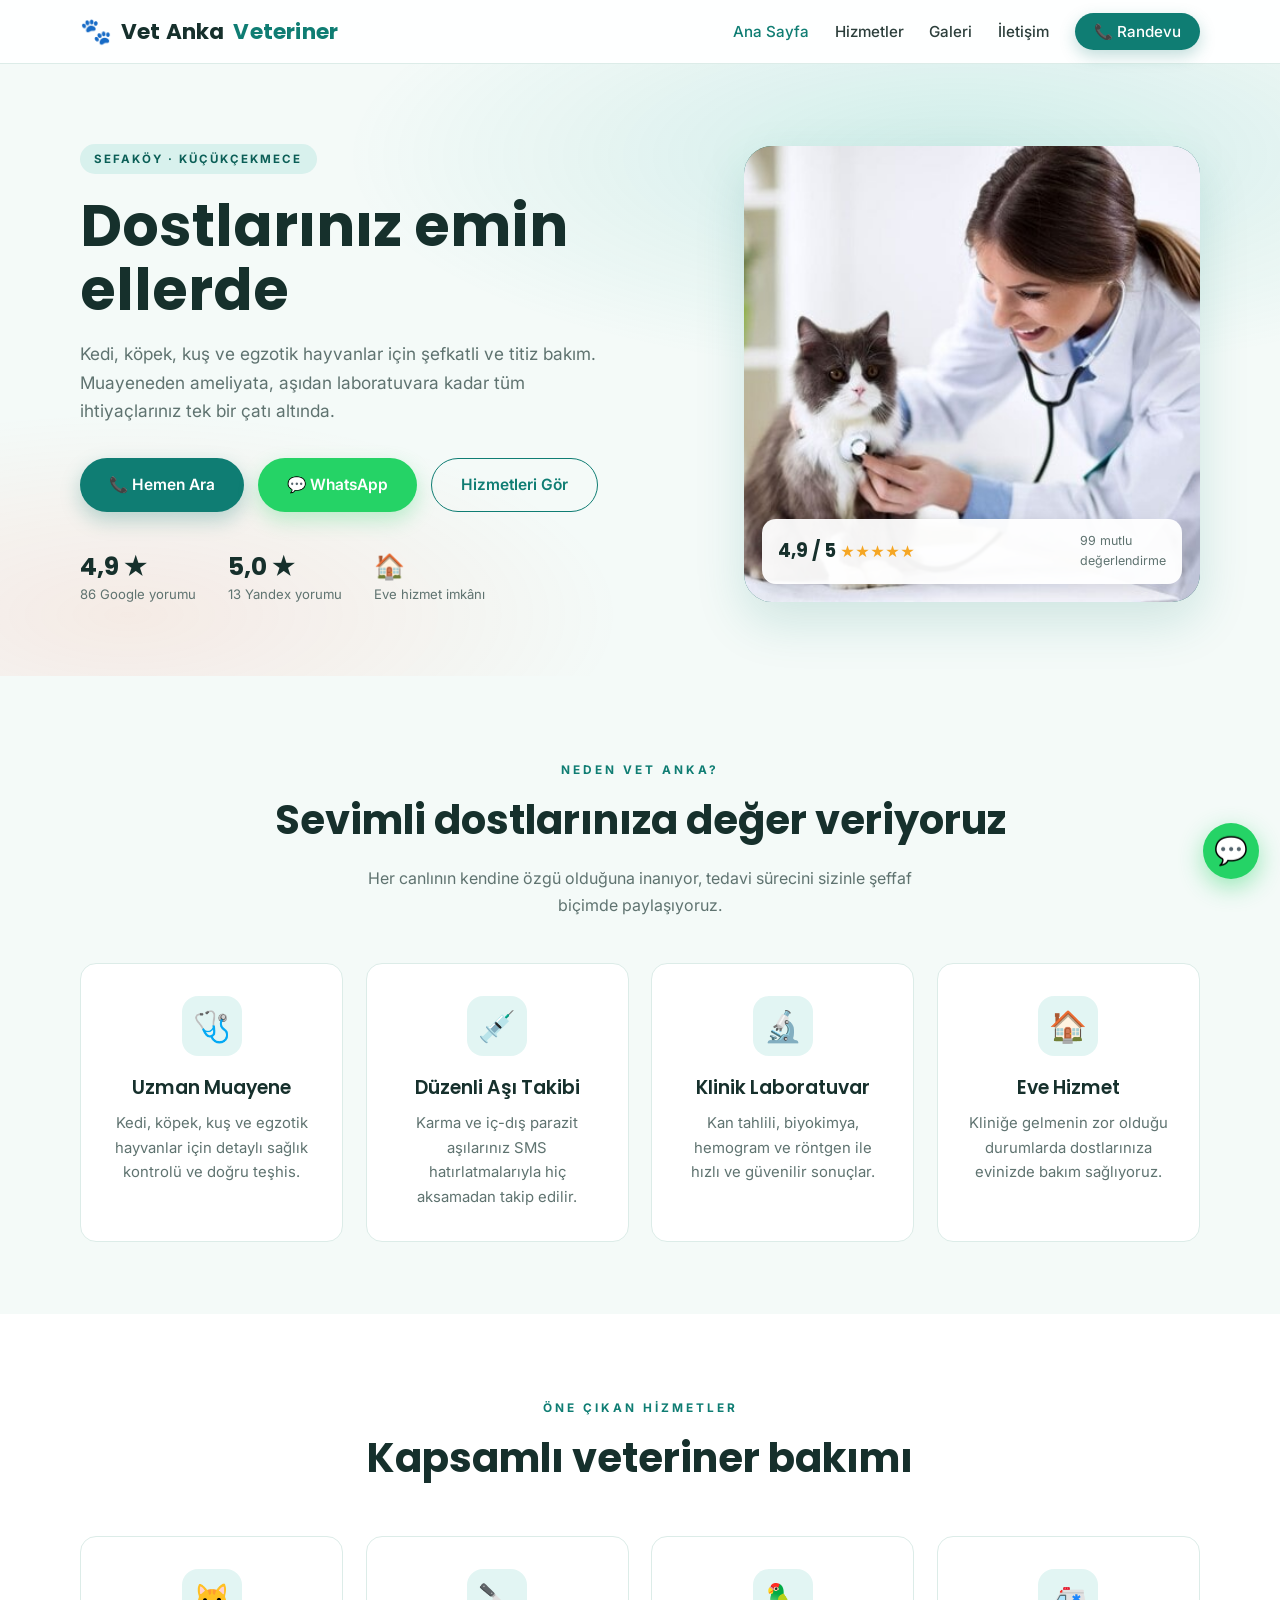
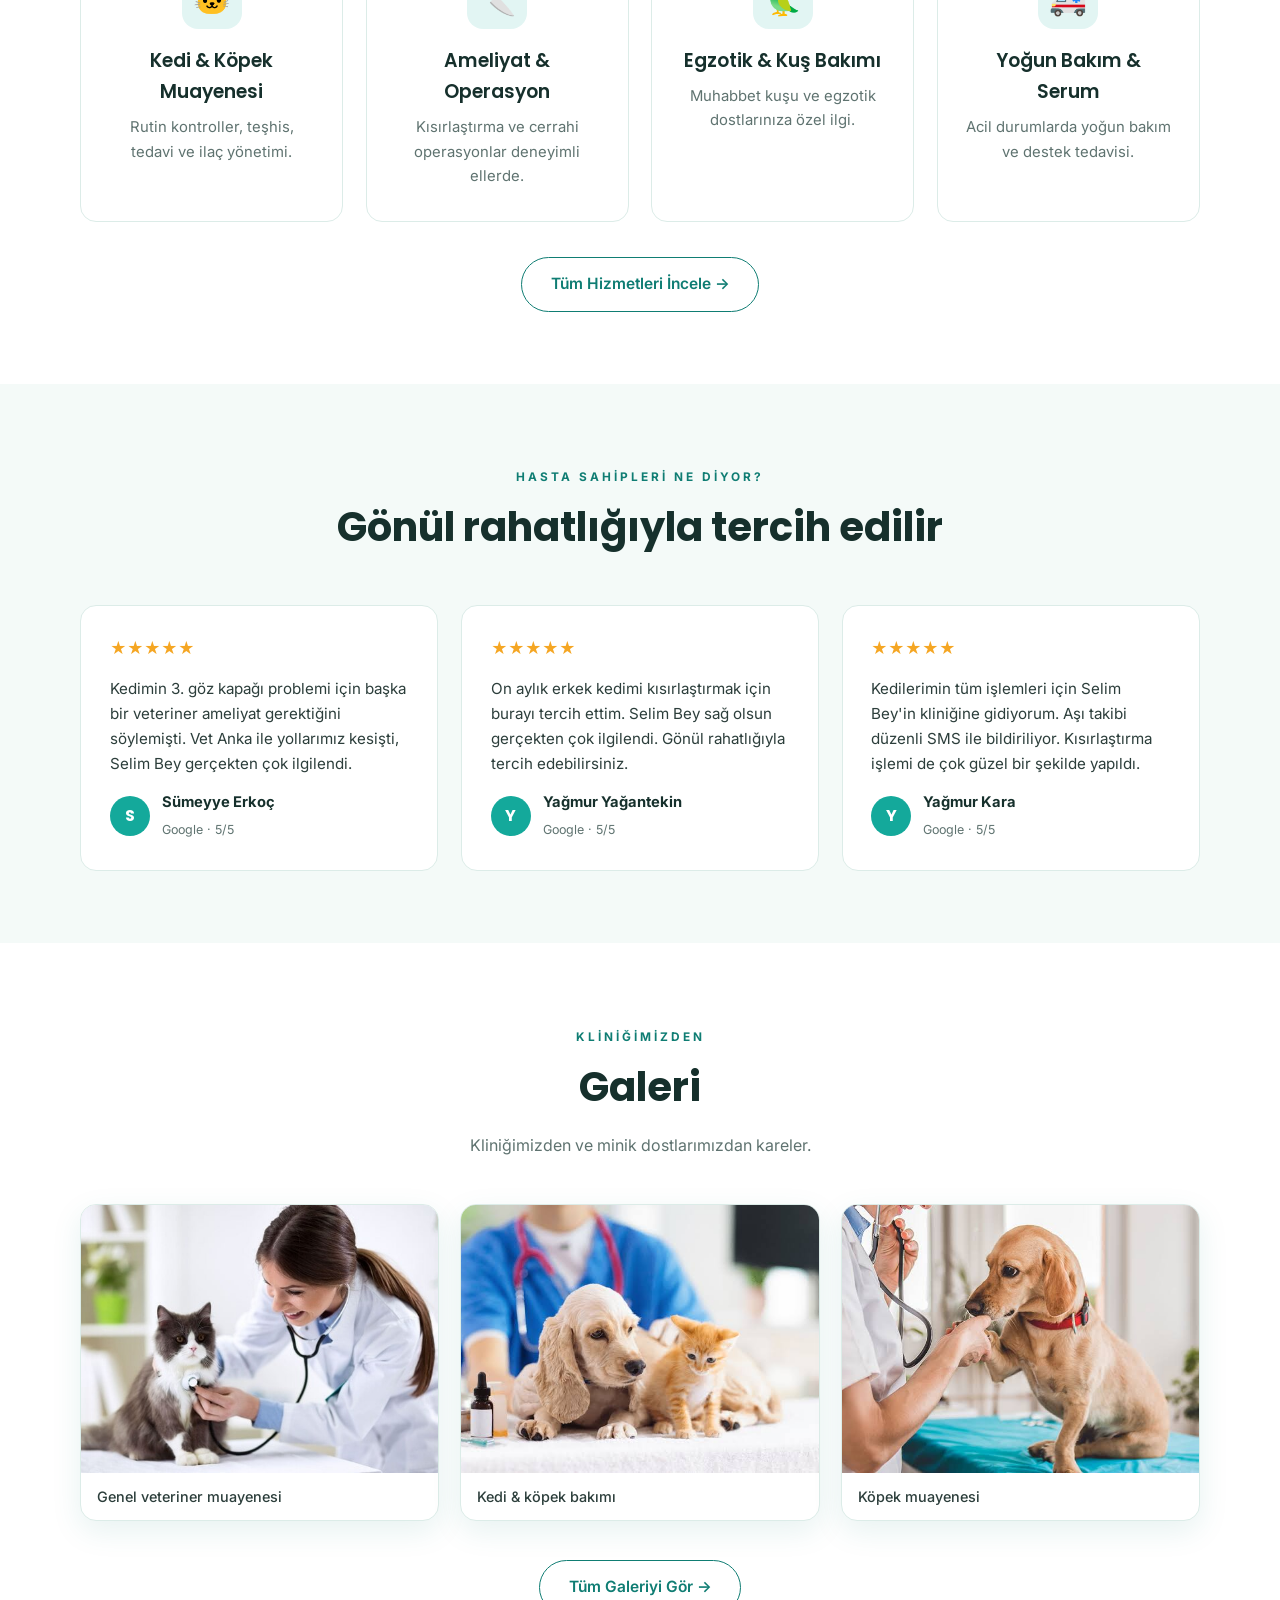
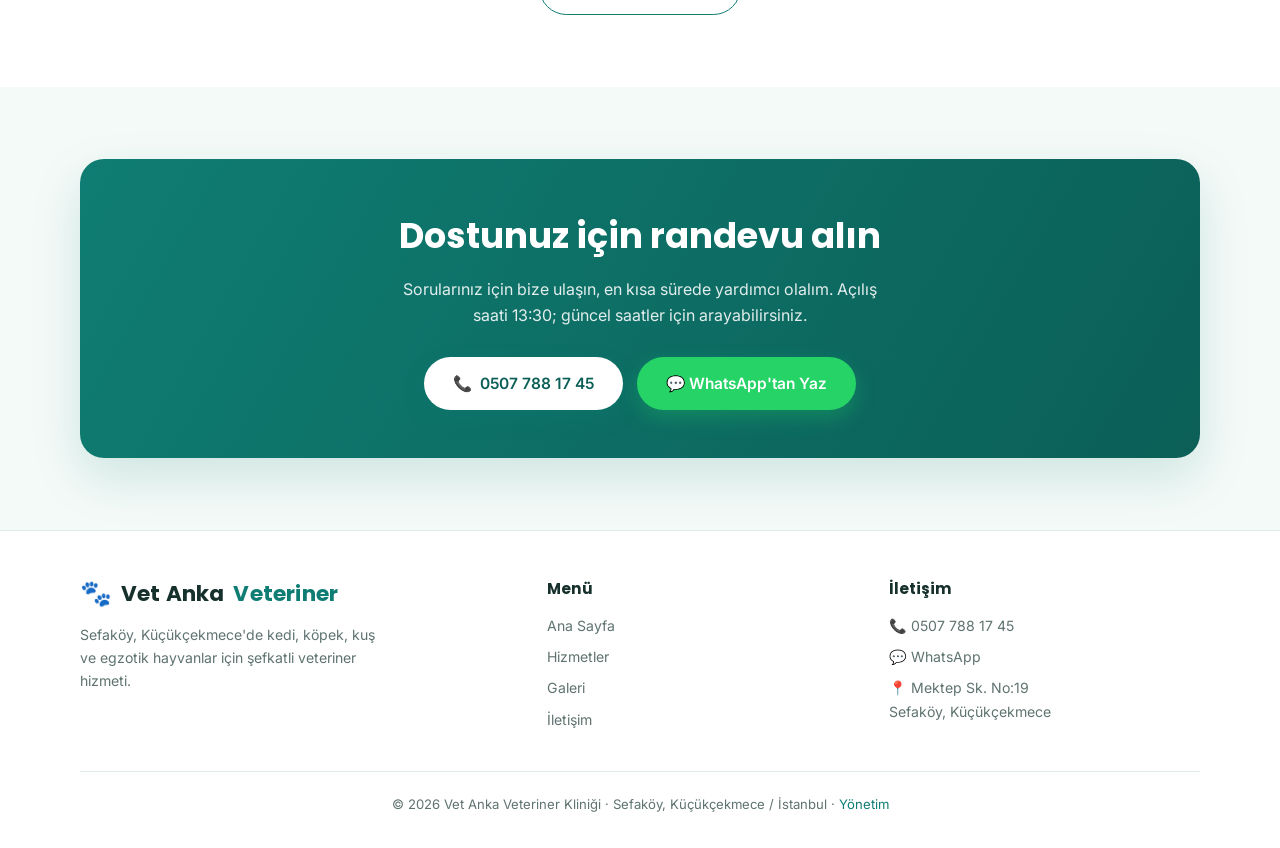
<file: index.html>
<!DOCTYPE html>
<html lang="tr">
<head>
  <meta charset="UTF-8">
  <meta name="viewport" content="width=device-width, initial-scale=1.0">
  <title>Vet Anka Veteriner Kliniği — Sefaköy, Küçükçekmece</title>
  <meta name="description" content="Vet Anka Veteriner Kliniği: Sefaköy'de kedi, köpek, kuş ve egzotik hayvan bakımı. Muayene, aşı, ameliyat, röntgen ve laboratuvar. 4,9 ★ Google. Randevu: 0507 788 17 45">
  <link rel="preconnect" href="https://fonts.googleapis.com">
  <link rel="preconnect" href="https://fonts.gstatic.com" crossorigin>
  <link href="https://fonts.googleapis.com/css2?family=Poppins:wght@500;600;700&family=Inter:wght@400;500;600&display=swap" rel="stylesheet">
  <link rel="stylesheet" href="css/style.css">
</head>
<body>

  <header class="site-header">
    <div class="container nav">
      <a href="index.html" class="brand"><span class="logo">🐾</span>Vet Anka <span>Veteriner</span></a>
      <button class="nav-toggle" aria-label="Menüyü aç">☰</button>
      <ul class="nav-links">
        <li><a href="index.html" class="active">Ana Sayfa</a></li>
        <li><a href="hizmetler.html">Hizmetler</a></li>
        <li><a href="galeri.html">Galeri</a></li>
        <li><a href="iletisim.html">İletişim</a></li>
        <li><a href="tel:+905077881745" class="nav-cta">📞 Randevu</a></li>
      </ul>
    </div>
  </header>

  <section class="hero">
    <div class="container hero-inner">
      <div>
        <span class="hero-eyebrow" data-bind="heroEyebrow">Sefaköy · Küçükçekmece</span>
        <h1 data-bind="heroTitle">Dostlarınız <em>emin ellerde</em></h1>
        <p class="hero-lead" data-bind="heroLead">Kedi, köpek, kuş ve egzotik hayvanlar için şefkatli ve titiz bakım. Muayeneden ameliyata, aşıdan laboratuvara kadar tüm ihtiyaçlarınız tek bir çatı altında.</p>
        <div class="hero-actions">
          <a href="tel:+905077881745" class="btn btn-primary">📞 Hemen Ara</a>
          <a href="https://wa.me/905077881745?text=Merhaba,%20randevu%20almak%20istiyorum." target="_blank" rel="noopener" class="btn btn-whatsapp">💬 WhatsApp</a>
          <a href="hizmetler.html" class="btn btn-outline">Hizmetleri Gör</a>
        </div>
        <div class="hero-trust">
          <div>
            <strong><span data-bind="googleScore">4,9</span> ★</strong>
            <small><span data-bind="googleCount">86</span> Google yorumu</small>
          </div>
          <div>
            <strong><span data-bind="yandexScore">5,0</span> ★</strong>
            <small><span data-bind="yandexCount">13</span> Yandex yorumu</small>
          </div>
          <div>
            <strong>🏠</strong>
            <small>Eve hizmet imkânı</small>
          </div>
        </div>
      </div>
      <div class="hero-visual">
        <img class="hero-photo" data-hero-img src="img/genel-veteriner-muayenesi.jpg" alt="Vet Anka Veteriner Kliniği muayene">
        <div class="hero-rating-chip">
          <div>
            <strong><span data-bind="googleScore">4,9</span> / 5</strong>
            <span class="stars">★★★★★</span>
          </div>
          <small><span data-total>99</span> mutlu<br>değerlendirme</small>
        </div>
      </div>
    </div>
  </section>

  <section class="section">
    <div class="container">
      <div class="section-head reveal">
        <p class="eyebrow">Neden Vet Anka?</p>
        <h2>Sevimli dostlarınıza değer veriyoruz</h2>
        <p>Her canlının kendine özgü olduğuna inanıyor, tedavi sürecini sizinle şeffaf biçimde paylaşıyoruz.</p>
      </div>
      <div class="card-grid" id="why-cards">
        <div class="card reveal">
          <div class="icon">🩺</div>
          <h3>Uzman Muayene</h3>
          <p>Kedi, köpek, kuş ve egzotik hayvanlar için detaylı sağlık kontrolü ve doğru teşhis.</p>
        </div>
        <div class="card reveal">
          <div class="icon">💉</div>
          <h3>Düzenli Aşı Takibi</h3>
          <p>Karma ve iç-dış parazit aşılarınız SMS hatırlatmalarıyla hiç aksamadan takip edilir.</p>
        </div>
        <div class="card reveal">
          <div class="icon">🔬</div>
          <h3>Klinik Laboratuvar</h3>
          <p>Kan tahlili, biyokimya, hemogram ve röntgen ile hızlı ve güvenilir sonuçlar.</p>
        </div>
        <div class="card reveal">
          <div class="icon">🏠</div>
          <h3>Eve Hizmet</h3>
          <p>Kliniğe gelmenin zor olduğu durumlarda dostlarınıza evinizde bakım sağlıyoruz.</p>
        </div>
      </div>
    </div>
  </section>

  <section class="section section-alt">
    <div class="container">
      <div class="section-head reveal">
        <p class="eyebrow">Öne Çıkan Hizmetler</p>
        <h2>Kapsamlı veteriner bakımı</h2>
      </div>
      <div class="card-grid" id="featured-cards">
        <div class="card reveal">
          <div class="icon">🐱</div>
          <h3>Kedi &amp; Köpek Muayenesi</h3>
          <p>Rutin kontroller, teşhis, tedavi ve ilaç yönetimi.</p>
        </div>
        <div class="card reveal">
          <div class="icon">🔪</div>
          <h3>Ameliyat &amp; Operasyon</h3>
          <p>Kısırlaştırma ve cerrahi operasyonlar deneyimli ellerde.</p>
        </div>
        <div class="card reveal">
          <div class="icon">🦜</div>
          <h3>Egzotik &amp; Kuş Bakımı</h3>
          <p>Muhabbet kuşu ve egzotik dostlarınıza özel ilgi.</p>
        </div>
        <div class="card reveal">
          <div class="icon">🚑</div>
          <h3>Yoğun Bakım &amp; Serum</h3>
          <p>Acil durumlarda yoğun bakım ve destek tedavisi.</p>
        </div>
      </div>
      <p style="text-align:center; margin-top:2.2rem;">
        <a href="hizmetler.html" class="btn btn-outline">Tüm Hizmetleri İncele →</a>
      </p>
    </div>
  </section>

  <section class="section">
    <div class="container">
      <div class="section-head reveal">
        <p class="eyebrow">Hasta Sahipleri Ne Diyor?</p>
        <h2>Gönül rahatlığıyla tercih edilir</h2>
      </div>
      <div class="review-grid" id="reviews">
        <div class="review reveal">
          <span class="stars">★★★★★</span>
          <p>"Kedimin 3. göz kapağı problemi için başka bir veteriner ameliyat gerektiğini söylemişti. Vet Anka ile yollarımız kesişti, Selim Bey gerçekten çok ilgilendi."</p>
          <div class="reviewer">
            <span class="avatar">S</span>
            <div>
              <strong>Sümeyye Erkoç</strong>
              <small>Google · 5/5</small>
            </div>
          </div>
        </div>
        <div class="review reveal">
          <span class="stars">★★★★★</span>
          <p>"On aylık erkek kedimi kısırlaştırmak için burayı tercih ettim. Selim Bey sağ olsun gerçekten çok ilgilendi. Gönül rahatlığıyla tercih edebilirsiniz."</p>
          <div class="reviewer">
            <span class="avatar">Y</span>
            <div>
              <strong>Yağmur Yağantekin</strong>
              <small>Google · 5/5</small>
            </div>
          </div>
        </div>
        <div class="review reveal">
          <span class="stars">★★★★★</span>
          <p>"Kedilerimin tüm işlemleri için Selim Bey'in kliniğine gidiyorum. Aşı takibi düzenli SMS ile bildiriliyor. Kısırlaştırma işlemi de çok güzel bir şekilde yapıldı."</p>
          <div class="reviewer">
            <span class="avatar">Y</span>
            <div>
              <strong>Yağmur Kara</strong>
              <small>Google · 5/5</small>
            </div>
          </div>
        </div>
      </div>
    </div>
  </section>

  <section class="section section-alt">
    <div class="container">
      <div class="section-head reveal">
        <p class="eyebrow">Kliniğimizden</p>
        <h2>Galeri</h2>
        <p>Kliniğimizden ve minik dostlarımızdan kareler.</p>
      </div>
      <div class="media-grid" id="gallery-preview"></div>
      <div class="gallery-more"><a href="galeri.html" class="btn btn-outline">Tüm Galeriyi Gör →</a></div>
    </div>
  </section>

  <section class="section">
    <div class="container">
      <div class="cta-band reveal">
        <h2>Dostunuz için randevu alın</h2>
        <p>Sorularınız için bize ulaşın, en kısa sürede yardımcı olalım. Açılış saati 13:30; güncel saatler için arayabilirsiniz.</p>
        <div class="hero-actions">
          <a href="tel:+905077881745" class="btn btn-primary">📞 <span data-bind="phone">0507 788 17 45</span></a>
          <a href="https://wa.me/905077881745?text=Merhaba,%20randevu%20almak%20istiyorum." target="_blank" rel="noopener" class="btn btn-whatsapp">💬 WhatsApp'tan Yaz</a>
        </div>
      </div>
    </div>
  </section>

  <footer class="site-footer">
    <div class="container">
      <div class="footer-inner">
        <div>
          <a href="index.html" class="brand"><span class="logo">🐾</span>Vet Anka <span>Veteriner</span></a>
          <p style="color:var(--text-muted); font-size:0.88rem; max-width:300px;" data-bind="footerAbout">Sefaköy, Küçükçekmece'de kedi, köpek, kuş ve egzotik hayvanlar için şefkatli veteriner hizmeti.</p>
        </div>
        <div class="footer-col">
          <h4>Menü</h4>
          <a href="index.html">Ana Sayfa</a>
          <a href="hizmetler.html">Hizmetler</a>
          <a href="galeri.html">Galeri</a>
          <a href="iletisim.html">İletişim</a>
        </div>
        <div class="footer-col">
          <h4>İletişim</h4>
          <a href="tel:+905077881745">📞 <span data-bind="phone">0507 788 17 45</span></a>
          <a href="https://wa.me/905077881745" target="_blank" rel="noopener">💬 WhatsApp</a>
          <p>📍 Mektep Sk. No:19<br>Sefaköy, Küçükçekmece</p>
        </div>
      </div>
      <div class="footer-bottom">
        © 2026 Vet Anka Veteriner Kliniği · Sefaköy, Küçükçekmece / İstanbul · <a href="admin.html">Yönetim</a>
      </div>
    </div>
  </footer>

  <a class="wa-float" href="https://wa.me/905077881745?text=Merhaba,%20randevu%20almak%20istiyorum." target="_blank" rel="noopener" aria-label="WhatsApp'tan yaz">💬</a>

  <script type="module" src="js/content.js"></script>
  <script src="js/site.js"></script>
</body>
</html>
</file>
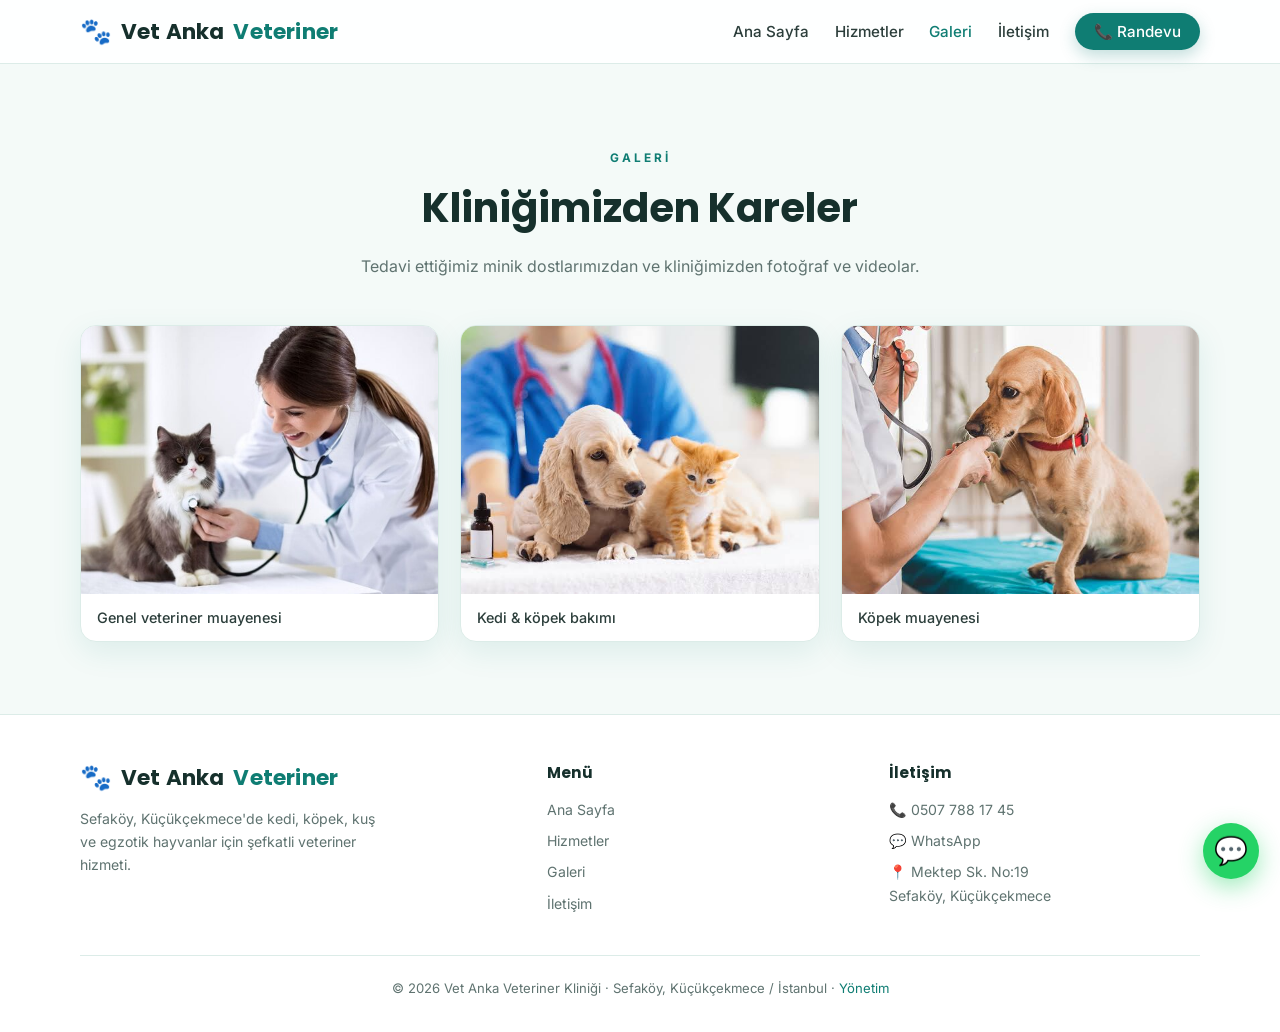
<file: galeri.html>
<!DOCTYPE html>
<html lang="tr">
<head>
  <meta charset="UTF-8">
  <meta name="viewport" content="width=device-width, initial-scale=1.0">
  <title>Galeri — Vet Anka Veteriner Kliniği</title>
  <meta name="description" content="Vet Anka Veteriner Kliniği galerisi: kliniğimizden ve tedavi ettiğimiz minik dostlarımızdan fotoğraf ve videolar.">
  <link rel="preconnect" href="https://fonts.googleapis.com">
  <link rel="preconnect" href="https://fonts.gstatic.com" crossorigin>
  <link href="https://fonts.googleapis.com/css2?family=Poppins:wght@500;600;700&family=Inter:wght@400;500;600&display=swap" rel="stylesheet">
  <link rel="stylesheet" href="css/style.css">
</head>
<body>

  <header class="site-header">
    <div class="container nav">
      <a href="index.html" class="brand"><span class="logo">🐾</span>Vet Anka <span>Veteriner</span></a>
      <button class="nav-toggle" aria-label="Menüyü aç">☰</button>
      <ul class="nav-links">
        <li><a href="index.html">Ana Sayfa</a></li>
        <li><a href="hizmetler.html">Hizmetler</a></li>
        <li><a href="galeri.html" class="active">Galeri</a></li>
        <li><a href="iletisim.html">İletişim</a></li>
        <li><a href="tel:+905077881745" class="nav-cta">📞 Randevu</a></li>
      </ul>
    </div>
  </header>

  <section class="section">
    <div class="container">
      <div class="section-head reveal">
        <p class="eyebrow">Galeri</p>
        <h2>Kliniğimizden Kareler</h2>
        <p>Tedavi ettiğimiz minik dostlarımızdan ve kliniğimizden fotoğraf ve videolar.</p>
      </div>
      <div class="media-grid" id="gallery-grid"></div>
    </div>
  </section>

  <footer class="site-footer">
    <div class="container">
      <div class="footer-inner">
        <div>
          <a href="index.html" class="brand"><span class="logo">🐾</span>Vet Anka <span>Veteriner</span></a>
          <p style="color:var(--text-muted); font-size:0.88rem; max-width:300px;" data-bind="footerAbout">Sefaköy, Küçükçekmece'de kedi, köpek, kuş ve egzotik hayvanlar için şefkatli veteriner hizmeti.</p>
        </div>
        <div class="footer-col">
          <h4>Menü</h4>
          <a href="index.html">Ana Sayfa</a>
          <a href="hizmetler.html">Hizmetler</a>
          <a href="galeri.html">Galeri</a>
          <a href="iletisim.html">İletişim</a>
        </div>
        <div class="footer-col">
          <h4>İletişim</h4>
          <a href="tel:+905077881745">📞 <span data-bind="phone">0507 788 17 45</span></a>
          <a href="https://wa.me/905077881745" target="_blank" rel="noopener">💬 WhatsApp</a>
          <p>📍 Mektep Sk. No:19<br>Sefaköy, Küçükçekmece</p>
        </div>
      </div>
      <div class="footer-bottom">
        © 2026 Vet Anka Veteriner Kliniği · Sefaköy, Küçükçekmece / İstanbul · <a href="admin.html">Yönetim</a>
      </div>
    </div>
  </footer>

  <a class="wa-float" href="https://wa.me/905077881745?text=Merhaba,%20randevu%20almak%20istiyorum." target="_blank" rel="noopener" aria-label="WhatsApp'tan yaz">💬</a>

  <script type="module" src="js/content.js"></script>
  <script src="js/site.js"></script>
</body>
</html>
</file>
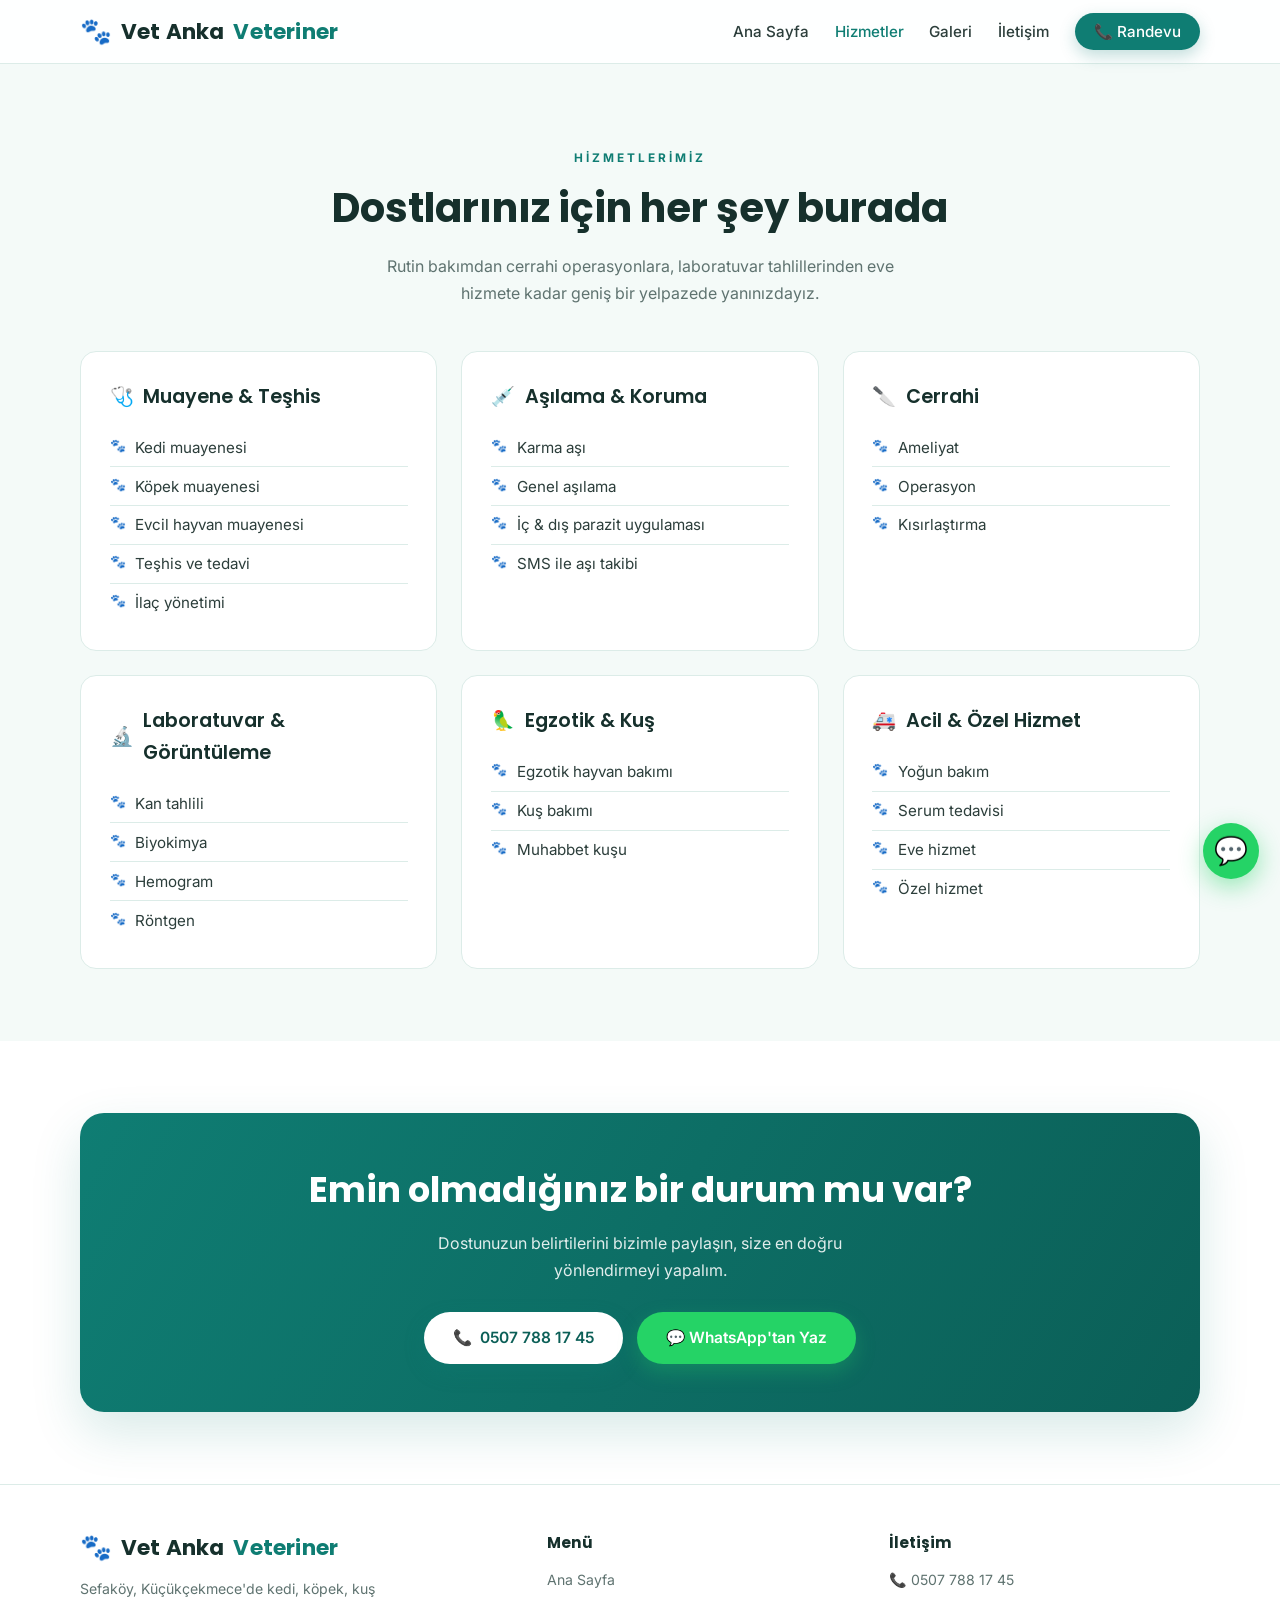
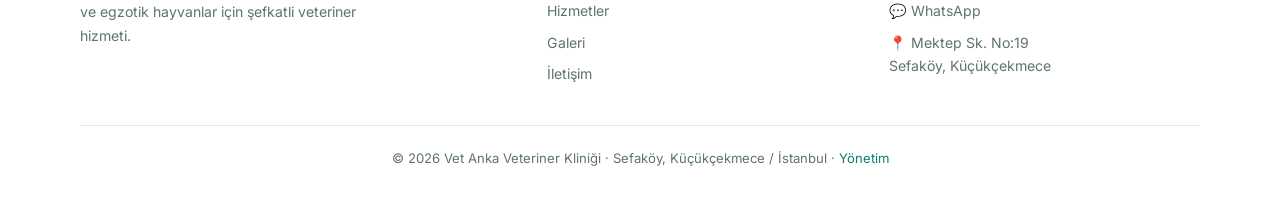
<file: hizmetler.html>
<!DOCTYPE html>
<html lang="tr">
<head>
  <meta charset="UTF-8">
  <meta name="viewport" content="width=device-width, initial-scale=1.0">
  <title>Hizmetler — Vet Anka Veteriner Kliniği</title>
  <meta name="description" content="Vet Anka Veteriner Kliniği hizmetleri: muayene, aşılama, ameliyat, röntgen, kan tahlili, biyokimya, yoğun bakım, egzotik hayvan ve kuş bakımı, eve hizmet.">
  <link rel="preconnect" href="https://fonts.googleapis.com">
  <link rel="preconnect" href="https://fonts.gstatic.com" crossorigin>
  <link href="https://fonts.googleapis.com/css2?family=Poppins:wght@500;600;700&family=Inter:wght@400;500;600&display=swap" rel="stylesheet">
  <link rel="stylesheet" href="css/style.css">
</head>
<body>

  <header class="site-header">
    <div class="container nav">
      <a href="index.html" class="brand"><span class="logo">🐾</span>Vet Anka <span>Veteriner</span></a>
      <button class="nav-toggle" aria-label="Menüyü aç">☰</button>
      <ul class="nav-links">
        <li><a href="index.html">Ana Sayfa</a></li>
        <li><a href="hizmetler.html" class="active">Hizmetler</a></li>
        <li><a href="galeri.html">Galeri</a></li>
        <li><a href="iletisim.html">İletişim</a></li>
        <li><a href="tel:+905077881745" class="nav-cta">📞 Randevu</a></li>
      </ul>
    </div>
  </header>

  <section class="section">
    <div class="container">
      <div class="section-head reveal">
        <p class="eyebrow">Hizmetlerimiz</p>
        <h2>Dostlarınız için her şey burada</h2>
        <p>Rutin bakımdan cerrahi operasyonlara, laboratuvar tahlillerinden eve hizmete kadar geniş bir yelpazede yanınızdayız.</p>
      </div>

      <div class="service-groups" id="service-groups">
        <div class="service-group reveal">
          <h3><span>🩺</span> Muayene &amp; Teşhis</h3>
          <ul>
            <li>Kedi muayenesi</li>
            <li>Köpek muayenesi</li>
            <li>Evcil hayvan muayenesi</li>
            <li>Teşhis ve tedavi</li>
            <li>İlaç yönetimi</li>
          </ul>
        </div>

        <div class="service-group reveal">
          <h3><span>💉</span> Aşılama &amp; Koruma</h3>
          <ul>
            <li>Karma aşı</li>
            <li>Genel aşılama</li>
            <li>İç &amp; dış parazit uygulaması</li>
            <li>SMS ile aşı takibi</li>
          </ul>
        </div>

        <div class="service-group reveal">
          <h3><span>🔪</span> Cerrahi</h3>
          <ul>
            <li>Ameliyat</li>
            <li>Operasyon</li>
            <li>Kısırlaştırma</li>
          </ul>
        </div>

        <div class="service-group reveal">
          <h3><span>🔬</span> Laboratuvar &amp; Görüntüleme</h3>
          <ul>
            <li>Kan tahlili</li>
            <li>Biyokimya</li>
            <li>Hemogram</li>
            <li>Röntgen</li>
          </ul>
        </div>

        <div class="service-group reveal">
          <h3><span>🦜</span> Egzotik &amp; Kuş</h3>
          <ul>
            <li>Egzotik hayvan bakımı</li>
            <li>Kuş bakımı</li>
            <li>Muhabbet kuşu</li>
          </ul>
        </div>

        <div class="service-group reveal">
          <h3><span>🚑</span> Acil &amp; Özel Hizmet</h3>
          <ul>
            <li>Yoğun bakım</li>
            <li>Serum tedavisi</li>
            <li>Eve hizmet</li>
            <li>Özel hizmet</li>
          </ul>
        </div>
      </div>
    </div>
  </section>

  <section class="section section-alt">
    <div class="container">
      <div class="cta-band reveal">
        <h2>Emin olmadığınız bir durum mu var?</h2>
        <p>Dostunuzun belirtilerini bizimle paylaşın, size en doğru yönlendirmeyi yapalım.</p>
        <div class="hero-actions">
          <a href="tel:+905077881745" class="btn btn-primary">📞 <span data-bind="phone">0507 788 17 45</span></a>
          <a href="https://wa.me/905077881745?text=Merhaba,%20bir%20sorum%20var." target="_blank" rel="noopener" class="btn btn-whatsapp">💬 WhatsApp'tan Yaz</a>
        </div>
      </div>
    </div>
  </section>

  <footer class="site-footer">
    <div class="container">
      <div class="footer-inner">
        <div>
          <a href="index.html" class="brand"><span class="logo">🐾</span>Vet Anka <span>Veteriner</span></a>
          <p style="color:var(--text-muted); font-size:0.88rem; max-width:300px;" data-bind="footerAbout">Sefaköy, Küçükçekmece'de kedi, köpek, kuş ve egzotik hayvanlar için şefkatli veteriner hizmeti.</p>
        </div>
        <div class="footer-col">
          <h4>Menü</h4>
          <a href="index.html">Ana Sayfa</a>
          <a href="hizmetler.html">Hizmetler</a>
          <a href="galeri.html">Galeri</a>
          <a href="iletisim.html">İletişim</a>
        </div>
        <div class="footer-col">
          <h4>İletişim</h4>
          <a href="tel:+905077881745">📞 <span data-bind="phone">0507 788 17 45</span></a>
          <a href="https://wa.me/905077881745" target="_blank" rel="noopener">💬 WhatsApp</a>
          <p>📍 Mektep Sk. No:19<br>Sefaköy, Küçükçekmece</p>
        </div>
      </div>
      <div class="footer-bottom">
        © 2026 Vet Anka Veteriner Kliniği · Sefaköy, Küçükçekmece / İstanbul · <a href="admin.html">Yönetim</a>
      </div>
    </div>
  </footer>

  <a class="wa-float" href="https://wa.me/905077881745?text=Merhaba,%20randevu%20almak%20istiyorum." target="_blank" rel="noopener" aria-label="WhatsApp'tan yaz">💬</a>

  <script type="module" src="js/content.js"></script>
  <script src="js/site.js"></script>
</body>
</html>
</file>
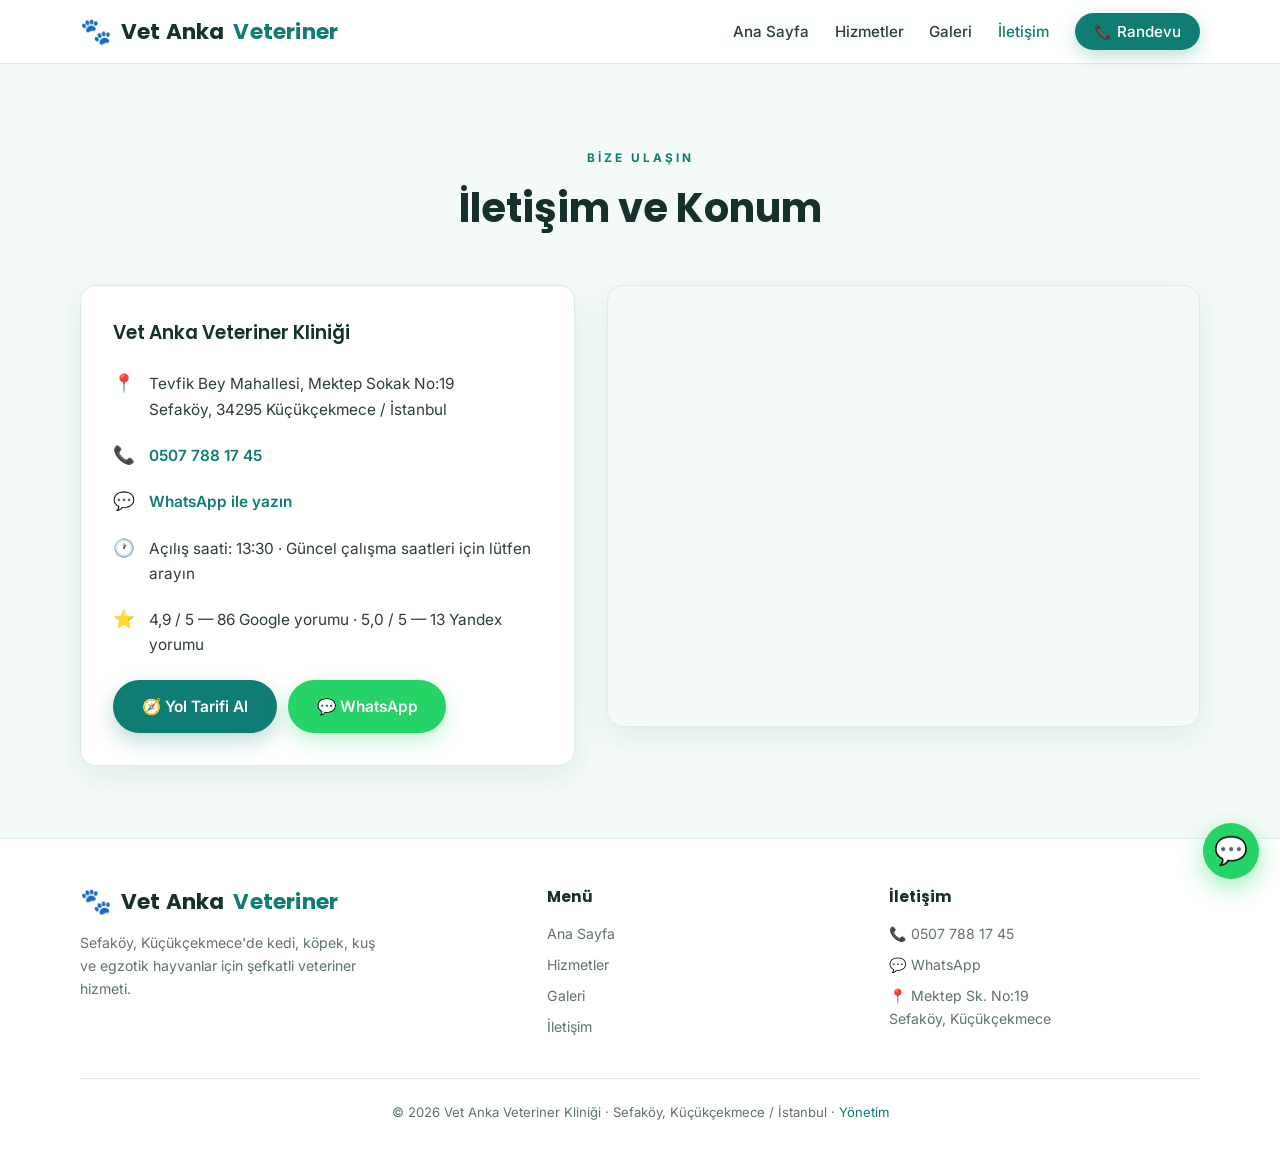
<file: iletisim.html>
<!DOCTYPE html>
<html lang="tr">
<head>
  <meta charset="UTF-8">
  <meta name="viewport" content="width=device-width, initial-scale=1.0">
  <title>İletişim — Vet Anka Veteriner Kliniği</title>
  <meta name="description" content="Vet Anka Veteriner Kliniği iletişim: Tevfik Bey Mah. Mektep Sk. No:19 Sefaköy, Küçükçekmece / İstanbul. Tel: 0507 788 17 45">
  <link rel="preconnect" href="https://fonts.googleapis.com">
  <link rel="preconnect" href="https://fonts.gstatic.com" crossorigin>
  <link href="https://fonts.googleapis.com/css2?family=Poppins:wght@500;600;700&family=Inter:wght@400;500;600&display=swap" rel="stylesheet">
  <link rel="stylesheet" href="css/style.css">
</head>
<body>

  <header class="site-header">
    <div class="container nav">
      <a href="index.html" class="brand"><span class="logo">🐾</span>Vet Anka <span>Veteriner</span></a>
      <button class="nav-toggle" aria-label="Menüyü aç">☰</button>
      <ul class="nav-links">
        <li><a href="index.html">Ana Sayfa</a></li>
        <li><a href="hizmetler.html">Hizmetler</a></li>
        <li><a href="galeri.html">Galeri</a></li>
        <li><a href="iletisim.html" class="active">İletişim</a></li>
        <li><a href="tel:+905077881745" class="nav-cta">📞 Randevu</a></li>
      </ul>
    </div>
  </header>

  <section class="section">
    <div class="container">
      <div class="section-head reveal">
        <p class="eyebrow">Bize Ulaşın</p>
        <h2>İletişim ve Konum</h2>
      </div>
      <div class="contact-grid">
        <div class="contact-card reveal">
          <h3>Vet Anka Veteriner Kliniği</h3>
          <div class="contact-line">
            <span class="icon">📍</span>
            <span><span data-bind="addressLine1">Tevfik Bey Mahallesi, Mektep Sokak No:19</span><br><span data-bind="addressLine2">Sefaköy, 34295 Küçükçekmece / İstanbul</span></span>
          </div>
          <div class="contact-line">
            <span class="icon">📞</span>
            <span><a href="tel:+905077881745"><span data-bind="phone">0507 788 17 45</span></a></span>
          </div>
          <div class="contact-line">
            <span class="icon">💬</span>
            <span><a href="https://wa.me/905077881745?text=Merhaba,%20randevu%20almak%20istiyorum." target="_blank" rel="noopener">WhatsApp ile yazın</a></span>
          </div>
          <div class="contact-line">
            <span class="icon">🕐</span>
            <span data-bind="hours">Açılış saati: 13:30 · Güncel çalışma saatleri için lütfen arayın</span>
          </div>
          <div class="contact-line">
            <span class="icon">⭐</span>
            <span><span data-bind="googleScore">4,9</span> / 5 — <span data-bind="googleCount">86</span> Google yorumu · <span data-bind="yandexScore">5,0</span> / 5 — <span data-bind="yandexCount">13</span> Yandex yorumu</span>
          </div>
          <div class="contact-actions">
            <a class="btn btn-primary"
               href="https://www.google.com/maps/dir/?api=1&destination=Vet+Anka+Veteriner+Klini%C4%9Fi+Mektep+Sokak+No:19+Sefak%C3%B6y+K%C3%BC%C3%A7%C3%BCk%C3%A7ekmece"
               target="_blank" rel="noopener">🧭 Yol Tarifi Al</a>
            <a class="btn btn-whatsapp"
               href="https://wa.me/905077881745?text=Merhaba,%20randevu%20almak%20istiyorum."
               target="_blank" rel="noopener">💬 WhatsApp</a>
          </div>
        </div>
        <div class="map-embed reveal">
          <iframe
            src="https://www.google.com/maps?q=Vet+Anka+Veteriner+Klini%C4%9Fi+Mektep+Sokak+No:19+Sefak%C3%B6y+K%C3%BC%C3%A7%C3%BCk%C3%A7ekmece+%C4%B0stanbul&output=embed"
            loading="lazy"
            referrerpolicy="no-referrer-when-downgrade"
            title="Vet Anka Veteriner Kliniği Konum"></iframe>
        </div>
      </div>
    </div>
  </section>

  <footer class="site-footer">
    <div class="container">
      <div class="footer-inner">
        <div>
          <a href="index.html" class="brand"><span class="logo">🐾</span>Vet Anka <span>Veteriner</span></a>
          <p style="color:var(--text-muted); font-size:0.88rem; max-width:300px;" data-bind="footerAbout">Sefaköy, Küçükçekmece'de kedi, köpek, kuş ve egzotik hayvanlar için şefkatli veteriner hizmeti.</p>
        </div>
        <div class="footer-col">
          <h4>Menü</h4>
          <a href="index.html">Ana Sayfa</a>
          <a href="hizmetler.html">Hizmetler</a>
          <a href="galeri.html">Galeri</a>
          <a href="iletisim.html">İletişim</a>
        </div>
        <div class="footer-col">
          <h4>İletişim</h4>
          <a href="tel:+905077881745">📞 <span data-bind="phone">0507 788 17 45</span></a>
          <a href="https://wa.me/905077881745" target="_blank" rel="noopener">💬 WhatsApp</a>
          <p>📍 Mektep Sk. No:19<br>Sefaköy, Küçükçekmece</p>
        </div>
      </div>
      <div class="footer-bottom">
        © 2026 Vet Anka Veteriner Kliniği · Sefaköy, Küçükçekmece / İstanbul · <a href="admin.html">Yönetim</a>
      </div>
    </div>
  </footer>

  <a class="wa-float" href="https://wa.me/905077881745?text=Merhaba,%20randevu%20almak%20istiyorum." target="_blank" rel="noopener" aria-label="WhatsApp'tan yaz">💬</a>

  <script type="module" src="js/content.js"></script>
  <script src="js/site.js"></script>
</body>
</html>
</file>
<file: css/style.css>
/* ============================================
   Vet Anka Veteriner Kliniği — Ana Stil Dosyası
   ============================================ */

:root {
  --bg: #f4faf8;
  --bg-soft: #ffffff;
  --bg-card: #ffffff;
  --teal: #0f7d73;
  --teal-dark: #0b5f57;
  --teal-light: #14a99b;
  --accent: #ff7a59;
  --accent-dark: #f2603f;
  --ink: #16302c;
  --text: #2c3e3b;
  --text-muted: #5f7370;
  --border: #dcece8;
  --radius: 16px;
  --shadow: 0 10px 30px rgba(15, 125, 115, 0.10);
  --shadow-lg: 0 20px 50px rgba(15, 125, 115, 0.16);
  --font-display: "Poppins", "Segoe UI", sans-serif;
  --font-body: "Inter", "Segoe UI", sans-serif;
}

* {
  margin: 0;
  padding: 0;
  box-sizing: border-box;
}

html {
  scroll-behavior: smooth;
}

body {
  font-family: var(--font-body);
  background: var(--bg);
  color: var(--text);
  line-height: 1.65;
  -webkit-font-smoothing: antialiased;
}

img {
  max-width: 100%;
  display: block;
}

a {
  color: var(--teal);
  text-decoration: none;
}

.container {
  width: min(1120px, 92%);
  margin: 0 auto;
}

/* ---------- Header / Nav ---------- */
.site-header {
  position: sticky;
  top: 0;
  z-index: 100;
  background: rgba(255, 255, 255, 0.9);
  backdrop-filter: blur(12px);
  border-bottom: 1px solid var(--border);
}

.nav {
  display: flex;
  align-items: center;
  justify-content: space-between;
  padding: 0.85rem 0;
}

.brand {
  display: flex;
  align-items: center;
  gap: 0.55rem;
  font-family: var(--font-display);
  font-size: 1.35rem;
  font-weight: 700;
  color: var(--ink);
  letter-spacing: 0.2px;
}

.brand .logo {
  font-size: 1.6rem;
  line-height: 1;
}

.brand span {
  color: var(--teal);
}

.nav-links {
  display: flex;
  gap: 1.6rem;
  list-style: none;
  align-items: center;
}

.nav-links a {
  color: var(--text);
  font-size: 0.95rem;
  font-weight: 500;
  transition: color 0.2s;
}

.nav-links a:hover,
.nav-links a.active {
  color: var(--teal);
}

.nav-cta {
  background: var(--teal);
  color: #fff !important;
  padding: 0.55rem 1.2rem;
  border-radius: 999px;
  font-weight: 600;
  box-shadow: 0 6px 16px rgba(15, 125, 115, 0.25);
}

.nav-cta:hover {
  background: var(--teal-dark);
}

.nav-toggle {
  display: none;
  background: none;
  border: none;
  color: var(--ink);
  font-size: 1.7rem;
  cursor: pointer;
  line-height: 1;
}

/* ---------- Hero ---------- */
.hero {
  position: relative;
  padding: 5rem 0 4.5rem;
  background:
    radial-gradient(ellipse 80% 60% at 75% 15%, rgba(20, 169, 155, 0.16), transparent 60%),
    radial-gradient(ellipse 70% 60% at 10% 90%, rgba(255, 122, 89, 0.12), transparent 55%),
    var(--bg);
  overflow: hidden;
}

.hero-inner {
  display: grid;
  grid-template-columns: 1.15fr 0.85fr;
  gap: 3rem;
  align-items: center;
}

.hero-eyebrow {
  display: inline-block;
  color: var(--teal-dark);
  background: rgba(20, 169, 155, 0.12);
  padding: 0.35rem 0.9rem;
  border-radius: 999px;
  text-transform: uppercase;
  letter-spacing: 2px;
  font-size: 0.72rem;
  font-weight: 700;
  margin-bottom: 1.2rem;
}

.hero h1 {
  font-family: var(--font-display);
  font-size: clamp(2.2rem, 5vw, 3.6rem);
  color: var(--ink);
  line-height: 1.12;
  margin-bottom: 1.1rem;
  font-weight: 700;
}

.hero h1 em {
  color: var(--teal);
  font-style: normal;
}

.hero-lead {
  max-width: 520px;
  color: var(--text-muted);
  font-size: 1.08rem;
  margin-bottom: 2rem;
}

.hero-actions {
  display: flex;
  gap: 0.9rem;
  flex-wrap: wrap;
}

.btn {
  display: inline-flex;
  align-items: center;
  gap: 0.5rem;
  padding: 0.85rem 1.8rem;
  border-radius: 999px;
  font-weight: 600;
  font-size: 0.97rem;
  font-family: var(--font-body);
  transition: transform 0.15s, background 0.2s, box-shadow 0.2s;
  cursor: pointer;
  border: none;
}

.btn:hover {
  transform: translateY(-2px);
}

.btn-primary {
  background: var(--teal);
  color: #fff;
  box-shadow: 0 8px 20px rgba(15, 125, 115, 0.28);
}

.btn-primary:hover {
  background: var(--teal-dark);
}

.btn-whatsapp {
  background: #25d366;
  color: #fff;
  box-shadow: 0 8px 20px rgba(37, 211, 102, 0.28);
}

.btn-whatsapp:hover {
  background: #1eb457;
}

.btn-outline {
  border: 1.5px solid var(--teal);
  color: var(--teal);
  background: transparent;
}

.btn-outline:hover {
  background: var(--teal);
  color: #fff;
}

.hero-trust {
  display: flex;
  gap: 2rem;
  margin-top: 2.4rem;
  flex-wrap: wrap;
}

.hero-trust div {
  line-height: 1.3;
}

.hero-trust strong {
  display: block;
  font-family: var(--font-display);
  font-size: 1.55rem;
  color: var(--ink);
}

.hero-trust small {
  color: var(--text-muted);
  font-size: 0.82rem;
}

/* Hero görsel kartı */
.hero-visual {
  position: relative;
  aspect-ratio: 1 / 1;
  border-radius: 28px;
  background:
    radial-gradient(circle at 50% 40%, var(--teal-light), var(--teal-dark));
  display: flex;
  align-items: center;
  justify-content: center;
  box-shadow: var(--shadow-lg);
  overflow: hidden;
}

.hero-visual::after {
  content: "";
  position: absolute;
  inset: 0;
  background: radial-gradient(circle at 70% 80%, rgba(255, 255, 255, 0.18), transparent 45%);
}

.hero-rating-chip {
  position: absolute;
  bottom: 1.1rem;
  left: 1.1rem;
  right: 1.1rem;
  background: rgba(255, 255, 255, 0.95);
  border-radius: 14px;
  padding: 0.75rem 1rem;
  display: flex;
  align-items: center;
  justify-content: space-between;
  gap: 0.5rem;
  z-index: 2;
  box-shadow: 0 8px 20px rgba(0, 0, 0, 0.12);
}

.hero-rating-chip strong {
  font-family: var(--font-display);
  color: var(--ink);
  font-size: 1.15rem;
}

.hero-rating-chip .stars {
  color: #f5a623;
  font-size: 0.9rem;
}

.hero-rating-chip small {
  color: var(--text-muted);
  font-size: 0.78rem;
}

/* ---------- Sections ---------- */
.section {
  padding: 4.5rem 0;
}

.section-alt {
  background: var(--bg-soft);
}

.section-head {
  text-align: center;
  margin-bottom: 2.8rem;
}

.section-head .eyebrow {
  color: var(--teal);
  text-transform: uppercase;
  letter-spacing: 3px;
  font-size: 0.74rem;
  font-weight: 700;
}

.section-head h2 {
  font-family: var(--font-display);
  font-size: clamp(1.7rem, 4vw, 2.5rem);
  color: var(--ink);
  margin-top: 0.4rem;
  font-weight: 700;
}

.section-head p {
  color: var(--text-muted);
  max-width: 560px;
  margin: 0.8rem auto 0;
}

/* ---------- Cards ---------- */
.card-grid {
  display: grid;
  grid-template-columns: repeat(auto-fit, minmax(250px, 1fr));
  gap: 1.4rem;
}

.card {
  background: var(--bg-card);
  border: 1px solid var(--border);
  border-radius: var(--radius);
  padding: 2rem 1.6rem;
  text-align: center;
  transition: transform 0.2s, box-shadow 0.2s, border-color 0.2s;
}

.card:hover {
  transform: translateY(-5px);
  box-shadow: var(--shadow);
  border-color: transparent;
}

.card .icon {
  display: inline-flex;
  align-items: center;
  justify-content: center;
  width: 60px;
  height: 60px;
  border-radius: 16px;
  background: rgba(20, 169, 155, 0.12);
  font-size: 1.9rem;
  margin-bottom: 1rem;
}

.card h3 {
  font-family: var(--font-display);
  color: var(--ink);
  font-size: 1.18rem;
  margin-bottom: 0.5rem;
  font-weight: 600;
}

.card p {
  color: var(--text-muted);
  font-size: 0.93rem;
}

/* ---------- Hizmet listesi ---------- */
.service-groups {
  display: grid;
  grid-template-columns: repeat(auto-fit, minmax(300px, 1fr));
  gap: 1.5rem;
}

.service-group {
  background: var(--bg-card);
  border: 1px solid var(--border);
  border-radius: var(--radius);
  padding: 1.8rem;
  transition: box-shadow 0.2s;
}

.service-group:hover {
  box-shadow: var(--shadow);
}

.service-group h3 {
  display: flex;
  align-items: center;
  gap: 0.6rem;
  font-family: var(--font-display);
  color: var(--ink);
  font-size: 1.2rem;
  margin-bottom: 1rem;
  font-weight: 600;
}

.service-group ul {
  list-style: none;
}

.service-group li {
  position: relative;
  padding: 0.4rem 0 0.4rem 1.6rem;
  color: var(--text);
  font-size: 0.95rem;
  border-bottom: 1px solid var(--border);
}

.service-group li:last-child {
  border-bottom: none;
}

.service-group li::before {
  content: "🐾";
  position: absolute;
  left: 0;
  font-size: 0.8rem;
}

/* ---------- Yorumlar ---------- */
.review-grid {
  display: grid;
  grid-template-columns: repeat(auto-fit, minmax(280px, 1fr));
  gap: 1.4rem;
}

.review {
  background: var(--bg-card);
  border: 1px solid var(--border);
  border-radius: var(--radius);
  padding: 1.8rem;
  display: flex;
  flex-direction: column;
  gap: 0.9rem;
}

.review .stars {
  color: #f5a623;
  font-size: 1rem;
}

.review p {
  color: var(--text);
  font-size: 0.95rem;
  flex-grow: 1;
}

.review .reviewer {
  display: flex;
  align-items: center;
  gap: 0.75rem;
}

.review .avatar {
  width: 40px;
  height: 40px;
  border-radius: 50%;
  background: var(--teal-light);
  color: #fff;
  display: flex;
  align-items: center;
  justify-content: center;
  font-weight: 700;
  font-family: var(--font-display);
}

.review .reviewer strong {
  display: block;
  color: var(--ink);
  font-size: 0.92rem;
}

.review .reviewer small {
  color: var(--text-muted);
  font-size: 0.78rem;
}

/* ---------- CTA şeridi ---------- */
.cta-band {
  background: linear-gradient(120deg, var(--teal), var(--teal-dark));
  border-radius: 24px;
  padding: 3rem 2rem;
  text-align: center;
  color: #fff;
  box-shadow: var(--shadow-lg);
}

.cta-band h2 {
  font-family: var(--font-display);
  font-size: clamp(1.6rem, 3.5vw, 2.2rem);
  margin-bottom: 0.7rem;
}

.cta-band p {
  color: rgba(255, 255, 255, 0.88);
  max-width: 500px;
  margin: 0 auto 1.8rem;
}

.cta-band .btn-primary {
  background: #fff;
  color: var(--teal-dark);
}

.cta-band .btn-primary:hover {
  background: #f0f0f0;
}

.cta-band .hero-actions {
  justify-content: center;
}

/* ---------- İletişim ---------- */
.contact-grid {
  display: grid;
  grid-template-columns: 1fr 1.2fr;
  gap: 2rem;
  align-items: start;
}

.contact-card {
  background: var(--bg-card);
  border: 1px solid var(--border);
  border-radius: var(--radius);
  padding: 2rem;
  box-shadow: var(--shadow);
}

.contact-card h3 {
  font-family: var(--font-display);
  color: var(--ink);
  margin-bottom: 1.2rem;
  font-weight: 600;
}

.contact-line {
  display: flex;
  gap: 0.85rem;
  margin-bottom: 1.1rem;
  font-size: 0.96rem;
  align-items: baseline;
}

.contact-line .icon {
  flex-shrink: 0;
  font-size: 1.1rem;
}

.contact-line a {
  font-weight: 600;
}

.contact-actions {
  display: flex;
  gap: 0.7rem;
  flex-wrap: wrap;
  margin-top: 1.4rem;
}

.map-embed {
  border-radius: var(--radius);
  overflow: hidden;
  border: 1px solid var(--border);
  box-shadow: var(--shadow);
}

.map-embed iframe {
  display: block;
  width: 100%;
  height: 440px;
  border: 0;
}

/* ---------- Footer ---------- */
.site-footer {
  border-top: 1px solid var(--border);
  padding: 2.8rem 0 2rem;
  background: var(--bg-soft);
}

.footer-inner {
  display: grid;
  grid-template-columns: 1.4fr 1fr 1fr;
  gap: 2rem;
}

.footer-inner .brand {
  margin-bottom: 0.7rem;
}

.footer-col h4 {
  font-family: var(--font-display);
  color: var(--ink);
  font-size: 0.95rem;
  margin-bottom: 0.8rem;
}

.footer-col p,
.footer-col a {
  color: var(--text-muted);
  font-size: 0.88rem;
  display: block;
  margin-bottom: 0.5rem;
}

.footer-col a:hover {
  color: var(--teal);
}

.footer-bottom {
  border-top: 1px solid var(--border);
  margin-top: 2rem;
  padding-top: 1.4rem;
  text-align: center;
  color: var(--text-muted);
  font-size: 0.82rem;
}

/* ---------- Yüzen WhatsApp butonu ---------- */
.wa-float {
  position: fixed;
  bottom: 1.3rem;
  right: 1.3rem;
  width: 56px;
  height: 56px;
  border-radius: 50%;
  background: #25d366;
  color: #fff;
  display: flex;
  align-items: center;
  justify-content: center;
  font-size: 1.7rem;
  box-shadow: 0 8px 24px rgba(37, 211, 102, 0.45);
  z-index: 120;
  transition: transform 0.2s;
}

.wa-float:hover {
  transform: scale(1.08);
}

/* ---------- Reveal animasyonu ---------- */
.reveal {
  opacity: 0;
  transform: translateY(24px);
  transition: opacity 0.6s ease, transform 0.6s ease;
}

.reveal.in {
  opacity: 1;
  transform: none;
}

/* ---------- Hero fotoğraf ---------- */
.hero-photo {
  position: absolute;
  inset: 0;
  width: 100%;
  height: 100%;
  object-fit: cover;
  z-index: 1;
}

/* ---------- Galeri / Medya ---------- */
.media-grid {
  display: grid;
  grid-template-columns: repeat(auto-fill, minmax(280px, 1fr));
  gap: 1.3rem;
}

.media-item {
  border-radius: var(--radius);
  overflow: hidden;
  border: 1px solid var(--border);
  background: var(--bg-card);
  box-shadow: var(--shadow);
  transition: transform 0.2s;
}

.media-item:hover {
  transform: translateY(-4px);
}

.media-item img,
.media-item video {
  width: 100%;
  aspect-ratio: 4 / 3;
  object-fit: cover;
  display: block;
  background: #eef5f3;
}

.media-embed {
  position: relative;
  aspect-ratio: 16 / 9;
}

.media-embed iframe {
  position: absolute;
  inset: 0;
  width: 100%;
  height: 100%;
  border: 0;
}

.media-cap {
  padding: 0.75rem 1rem;
  font-size: 0.9rem;
  color: var(--text);
  font-weight: 500;
}

.gallery-more {
  text-align: center;
  margin-top: 2.4rem;
}

/* ---------- Responsive ---------- */
@media (max-width: 860px) {
  .hero-inner {
    grid-template-columns: 1fr;
    gap: 2.2rem;
  }

  .hero-visual {
    max-width: 340px;
    margin: 0 auto;
  }

  .contact-grid {
    grid-template-columns: 1fr;
  }

  .footer-inner {
    grid-template-columns: 1fr 1fr;
  }
}

@media (max-width: 640px) {
  .nav-toggle {
    display: block;
  }

  .nav-links {
    display: none;
    position: absolute;
    top: 100%;
    left: 0;
    right: 0;
    background: var(--bg-soft);
    border-bottom: 1px solid var(--border);
    flex-direction: column;
    padding: 1.2rem 0;
    gap: 1rem;
    box-shadow: var(--shadow);
  }

  .nav-links.open {
    display: flex;
  }

  .section {
    padding: 3.2rem 0;
  }

  .hero {
    padding: 3rem 0 3rem;
  }

  .footer-inner {
    grid-template-columns: 1fr;
    gap: 1.4rem;
  }
}
</file>
